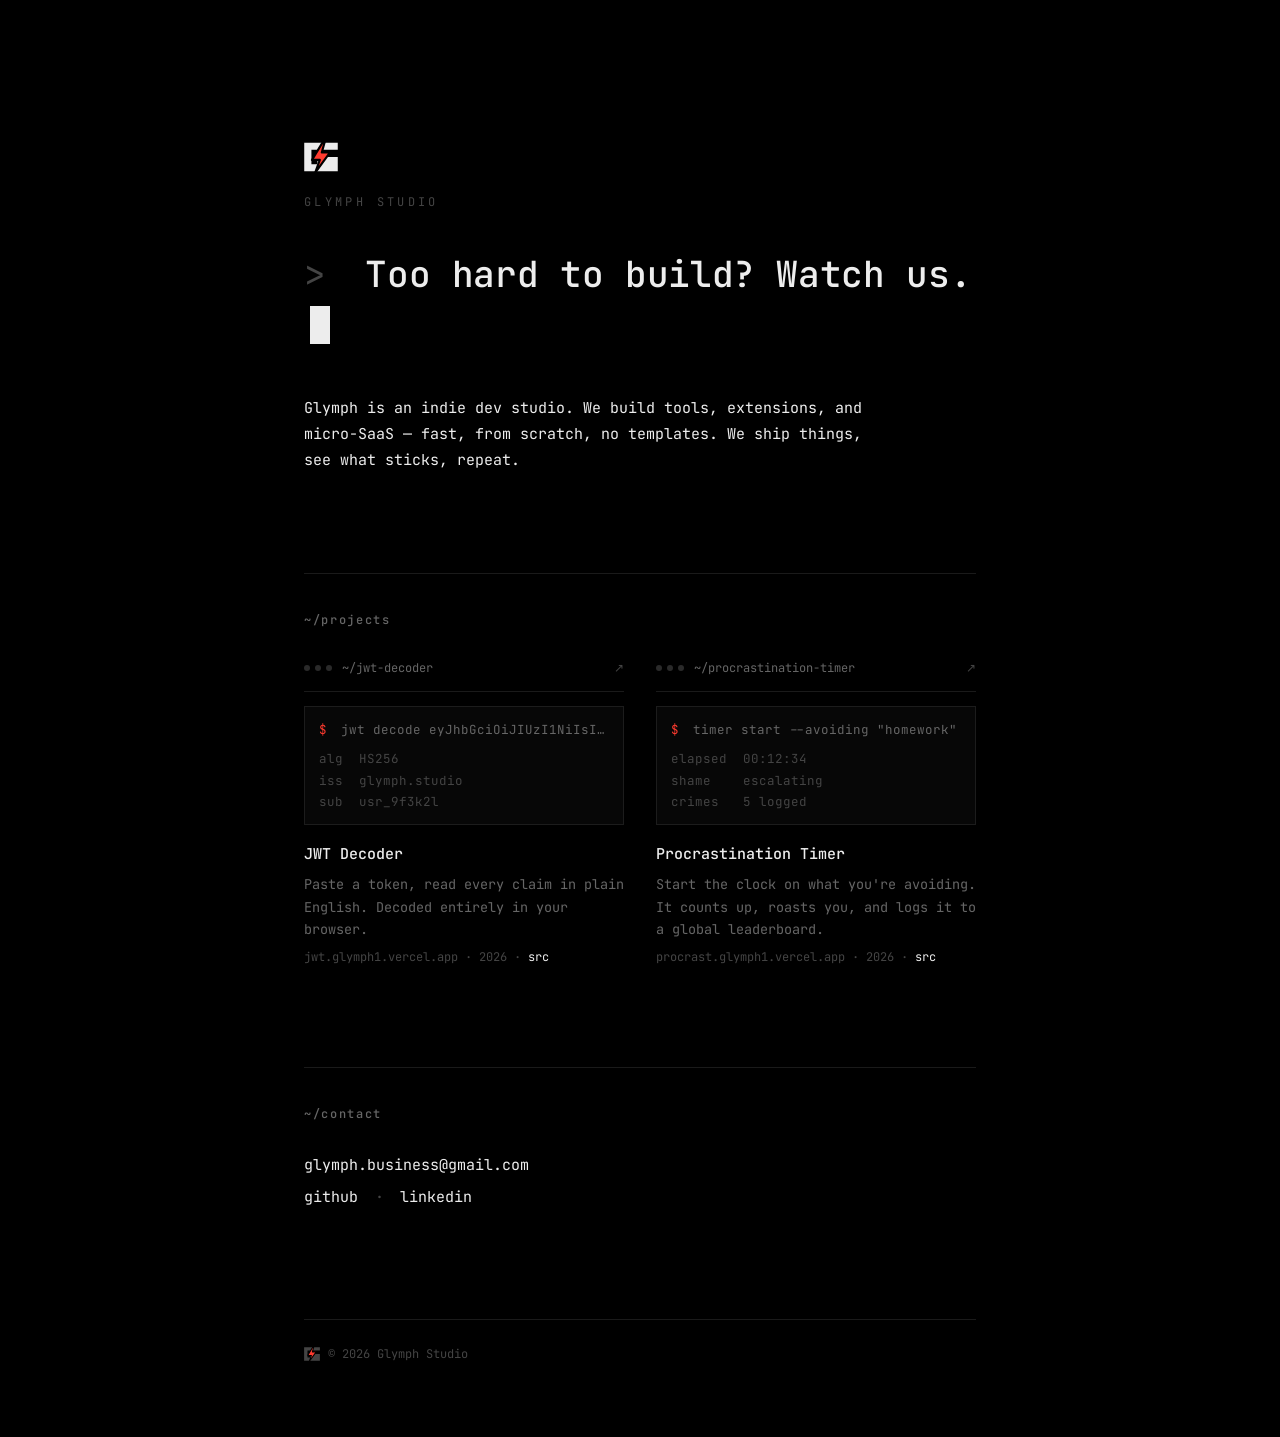
<file: index.html>
<!DOCTYPE html>
<html lang="en">
<head>
<meta charset="UTF-8" />
<meta name="viewport" content="width=device-width, initial-scale=1" />
<title>Glymph Studio</title>
<meta name="description" content="Glymph is an indie dev studio. We build tools, extensions, and micro-SaaS — fast, from scratch, no templates." />
<meta name="color-scheme" content="dark" />
<meta name="theme-color" content="#000000" />

<meta property="og:type" content="website" />
<meta property="og:url" content="https://glymph.vercel.app" />
<meta property="og:title" content="Glymph Studio — Too hard to build? Watch us." />
<meta property="og:description" content="Glymph is an indie dev studio. We build tools, extensions, and micro-SaaS — fast, from scratch, no templates." />

<link rel="icon" href="logo/favicon.svg" type="image/svg+xml" />
<link rel="icon" href="logo/favicon-32.png" sizes="32x32" />
<link rel="apple-touch-icon" href="logo/favicon-180.png" />

<link rel="preload" href="fonts/JetBrainsMono-400-latin.woff2" as="font" type="font/woff2" crossorigin />
<link rel="stylesheet" href="fonts/fonts.css" />
<link rel="stylesheet" href="styles.css" />
</head>

<body>
<main>

  <!-- ───────────────────────────── hero ───────────────────────────── -->
  <header class="hero">
    <svg class="mark" viewBox="30 29 140 142" aria-hidden="true"><path fill-rule="nonzero" d="M30 40H170V70H30Z M30 40H60V160H30Z M30 130H170V160H30Z M140 100H170V160H140Z M85 100H155V130H85Z" fill="currentColor"/><path d="M109.8 33.6 62.3 112.3H95.1L75.4 166.4 137.7 81.1H103.3L116.4 33.6Z" fill="#FF3B2F" stroke="#000000" stroke-width="9" stroke-linejoin="round"/></svg>
    <p class="wordmark">GLYMPH STUDIO</p>
    <h1 class="tagline">
      <span class="prompt">&gt;</span> Too hard to build? Watch us.<span class="caret" aria-hidden="true"></span>
    </h1>
  </header>

  <!-- ───────────────────────────── about ──────────────────────────── -->
  <section class="about">
    <p>
      Glymph is an indie dev studio. We build tools, extensions, and micro-SaaS —
      fast, from scratch, no templates. We ship things, see what sticks, repeat.
    </p>
  </section>

  <!-- ──────────────────────────── projects ────────────────────────── -->
  <section class="section" id="projects">
    <h2 class="label">~/projects</h2>

    <div class="projects-grid">

      <article class="project" data-tilt>
        <div class="project__card">

          <div class="project__bar">
            <span class="dots" aria-hidden="true"><i></i><i></i><i></i></span>
            <span class="project__path">~/jwt-decoder</span>
            <span class="project__go" aria-hidden="true">↗</span>
          </div>

          <div class="project__screen" aria-hidden="true">
            <p class="cmd"><span class="cmd__prompt">$</span> jwt decode eyJhbGciOiJIUzI1NiIsInR5cCI6…</p>
            <pre class="out">alg  HS256
iss  glymph.studio
sub  usr_9f3k2l</pre>
          </div>

          <div class="project__body">
            <h3><a class="project__title" href="https://jwt.glymph1.vercel.app/" target="_blank" rel="noopener">JWT Decoder</a></h3>
            <p>Paste a token, read every claim in plain English. Decoded entirely in your browser.</p>
            <p class="meta">jwt.glymph1.vercel.app · 2026 · <a class="project__src" href="https://github.com/Glymph-Studio/jwt" target="_blank" rel="noopener">src</a></p>
          </div>

        </div>
      </article>

      <article class="project" data-tilt>
        <div class="project__card">

          <div class="project__bar">
            <span class="dots" aria-hidden="true"><i></i><i></i><i></i></span>
            <span class="project__path">~/procrastination-timer</span>
            <span class="project__go" aria-hidden="true">↗</span>
          </div>

          <div class="project__screen" aria-hidden="true">
            <p class="cmd"><span class="cmd__prompt">$</span> timer start --avoiding "homework"</p>
            <pre class="out">elapsed  00:12:34
shame    escalating
crimes   5 logged</pre>
          </div>

          <div class="project__body">
            <h3><a class="project__title" href="https://procrast.glymph1.vercel.app/" target="_blank" rel="noopener">Procrastination Timer</a></h3>
            <p>Start the clock on what you're avoiding. It counts up, roasts you, and logs it to a global leaderboard.</p>
            <p class="meta">procrast.glymph1.vercel.app · 2026 · <a class="project__src" href="https://github.com/Glymph-Studio/procrastination-timer" target="_blank" rel="noopener">src</a></p>
          </div>

        </div>
      </article>

    </div>

    <!--
      ADD ANOTHER PROJECT — copy an <article class="project"> block above and swap:
        .project__path   window title
        .cmd / .out      a real sample of its output
        .project__title  name + live url   (stretches over the whole card)
        p                one line
        .meta            "host · year · src"
        .project__src    repo url          (sits above the stretched link)

      The 3D tilt is automatic — any card with [data-tilt] picks it up.
    -->
  </section>

  <!-- ──────────────────────────── contact ─────────────────────────── -->
  <section class="section" id="contact">
    <h2 class="label">~/contact</h2>
    <ul class="contact">
      <li><a href="mailto:glymph.business@gmail.com">glymph.business@gmail.com</a></li>
      <li>
        <a href="https://github.com/Glymph-Studio" target="_blank" rel="noopener">github</a>
        <span class="sep">·</span>
        <a href="https://www.linkedin.com/company/glymph-studio/" target="_blank" rel="noopener">linkedin</a>
      </li>
    </ul>
  </section>

  <footer class="foot">
    <p><svg class="mark mark--sm" viewBox="30 29 140 142" aria-hidden="true"><path fill-rule="nonzero" d="M30 40H170V70H30Z M30 40H60V160H30Z M30 130H170V160H30Z M140 100H170V160H140Z M85 100H155V130H85Z" fill="currentColor"/><path d="M109.8 33.6 62.3 112.3H95.1L75.4 166.4 137.7 81.1H103.3L116.4 33.6Z" fill="#FF3B2F" stroke="#000000" stroke-width="9" stroke-linejoin="round"/></svg> © 2026 Glymph Studio</p>
  </footer>

</main>

<script src="main.js" defer></script>
</body>
</html>
</file>
<file: fonts/fonts.css>
/* Glymph Studio — JetBrains Mono, self-hosted (OFL). No network needed. */

@font-face {
  font-family: 'JetBrains Mono';
  font-style: normal;
  font-weight: 400;
  font-display: swap;
  src: url(./JetBrainsMono-400-latin-ext.woff2) format('woff2');
  unicode-range: U+0100-02BA, U+02BD-02C5, U+02C7-02CC, U+02CE-02D7, U+02DD-02FF, U+0304, U+0308, U+0329, U+1D00-1DBF, U+1E00-1E9F, U+1EF2-1EFF, U+2020, U+20A0-20AB, U+20AD-20C0, U+2113, U+2C60-2C7F, U+A720-A7FF;
}

@font-face {
  font-family: 'JetBrains Mono';
  font-style: normal;
  font-weight: 400;
  font-display: swap;
  src: url(./JetBrainsMono-400-latin.woff2) format('woff2');
  unicode-range: U+0000-00FF, U+0131, U+0152-0153, U+02BB-02BC, U+02C6, U+02DA, U+02DC, U+0304, U+0308, U+0329, U+2000-206F, U+20AC, U+2122, U+2191, U+2193, U+2212, U+2215, U+FEFF, U+FFFD;
}

@font-face {
  font-family: 'JetBrains Mono';
  font-style: normal;
  font-weight: 500;
  font-display: swap;
  src: url(./JetBrainsMono-400-latin-ext.woff2) format('woff2');
  unicode-range: U+0100-02BA, U+02BD-02C5, U+02C7-02CC, U+02CE-02D7, U+02DD-02FF, U+0304, U+0308, U+0329, U+1D00-1DBF, U+1E00-1E9F, U+1EF2-1EFF, U+2020, U+20A0-20AB, U+20AD-20C0, U+2113, U+2C60-2C7F, U+A720-A7FF;
}

@font-face {
  font-family: 'JetBrains Mono';
  font-style: normal;
  font-weight: 500;
  font-display: swap;
  src: url(./JetBrainsMono-400-latin.woff2) format('woff2');
  unicode-range: U+0000-00FF, U+0131, U+0152-0153, U+02BB-02BC, U+02C6, U+02DA, U+02DC, U+0304, U+0308, U+0329, U+2000-206F, U+20AC, U+2122, U+2191, U+2193, U+2212, U+2215, U+FEFF, U+FFFD;
}
</file>
<file: styles.css>
/* ============================================================
   GLYMPH STUDIO
   monochrome · monospace · left-aligned · no animation but one caret
   ============================================================ */

:root{
  --bg:#000;          /* pure black        */
  --fg:#ededed;       /* primary text      */
  --dim:#666;         /* secondary text    */
  --faint:#444;       /* labels, footers   */
  --line:#1a1a1a;     /* hairline dividers */
  --accent:#FF3B2F;   /* the bolt — used once per card, nothing else */

  --mono:'JetBrains Mono', ui-monospace, SFMono-Regular, Menlo, Consolas, monospace;

  --w:720px;          /* column width      */
  --pad:24px;
}

*,*::before,*::after{box-sizing:border-box}
html{-webkit-text-size-adjust:100%}

body{
  margin:0;
  background:var(--bg);
  color:var(--fg);
  font-family:var(--mono);
  font-size:15px;
  font-weight:400;
  line-height:1.75;
  -webkit-font-smoothing:antialiased;
  -moz-osx-font-smoothing:grayscale;
  text-rendering:optimizeLegibility;
}

main{
  max-width:var(--w);
  margin:0 auto;
  padding:clamp(72px,16vh,140px) var(--pad) 0;
  text-align:left;
}

p,h1,h2,h3,ul{margin:0}
ul{list-style:none;padding:0}

a{
  color:var(--fg);
  text-decoration:none;
  border-bottom:1px solid transparent;
  transition:border-color .15s linear;
}
a:hover{border-bottom-color:var(--fg)}
a:focus-visible{outline:1px solid var(--fg);outline-offset:4px}

::selection{background:var(--fg);color:var(--bg)}

/* scrollbar ---------------------------------------------------------- */
::-webkit-scrollbar{width:10px}
::-webkit-scrollbar-track{background:var(--bg)}
::-webkit-scrollbar-thumb{background:#1c1c1c}
::-webkit-scrollbar-thumb:hover{background:#2a2a2a}

/* ── logo mark ────────────────────────────────────────────────────── */
.mark{width:34px;height:34px;display:block;color:var(--fg);margin-bottom:18px}
.mark--sm{width:16px;height:16px;margin:0;flex:none;color:var(--faint)}

/* ── hero ─────────────────────────────────────────────────────────── */
.wordmark{
  font-size:12px;
  letter-spacing:.28em;
  color:var(--faint);
  margin-bottom:clamp(24px,4vh,40px);
}

.tagline{
  font-size:clamp(1.35rem,4.4vw,2.25rem);
  font-weight:500;
  line-height:1.4;
  letter-spacing:-.01em;
  margin:0;
}
.prompt{color:var(--faint);margin-right:.5em;font-weight:400}

/* the only animation on the page */
.caret{
  display:inline-block;
  width:.55em;
  height:1.05em;
  margin-left:.18em;
  background:var(--fg);
  vertical-align:-.18em;
  animation:blink 1.1s step-end infinite;
}
@keyframes blink{0%,100%{opacity:1}50%{opacity:0}}
@media (prefers-reduced-motion:reduce){.caret{animation:none}}

/* ── about ────────────────────────────────────────────────────────── */
.about{
  margin-top:clamp(36px,5vh,56px);
}
.about p{
  max-width:62ch;
  color:var(--fg);
}

/* ── sections ─────────────────────────────────────────────────────── */
.section{
  margin-top:clamp(64px,11vh,112px);
  padding-top:clamp(28px,4vh,40px);
  border-top:1px solid var(--line);
}

.label{
  font-size:12px;
  font-weight:500;
  letter-spacing:.14em;
  color:var(--dim);
  margin-bottom:clamp(18px,3vh,28px);
}

/* ── projects ─────────────────────────────────────────────────────── */
.empty{color:var(--dim);font-size:14px}

.projects-grid{
  display:grid;
  grid-template-columns:repeat(auto-fill,minmax(280px,1fr));
  gap:32px;
}

/* perspective lives on the wrapper so the card can rotate inside it */
.project{perspective:900px}

.project__link{
  display:block;
  height:100%;
  border:1px solid #262626;
  padding:14px 16px 18px;
  transform-style:preserve-3d;
  transition:transform .3s cubic-bezier(.2,.9,.25,1), border-color .2s linear;
}
.project__link:hover{border-color:#3d3d3d}
.project__link:focus-visible{outline:1px solid var(--fg);outline-offset:4px}

/* window bar */
.project__bar{
  display:flex;align-items:center;gap:10px;
  padding-bottom:12px;margin-bottom:14px;
  border-bottom:1px solid var(--line);
  font-size:12px;
}
.dots{display:flex;gap:5px;flex:none}
.dots i{width:6px;height:6px;background:#2a2a2a;border-radius:50%;display:block}
.project__path{flex:1;color:var(--dim)}
.project__go{color:var(--faint);transition:color .2s linear}
.project__link:hover .project__go{color:var(--fg)}

/* the "screen" inside the window */
.project__screen{
  background:#070707;
  border:1px solid #1c1c1c;
  padding:12px 14px;
  overflow:hidden;
}
.cmd{
  font-size:12.5px;
  color:var(--dim);
  white-space:nowrap;
  overflow:hidden;
  text-overflow:ellipsis;
  margin-bottom:8px;
}
.cmd__prompt{color:var(--accent);margin-right:.5em}
.out{
  margin:0;
  font-family:inherit;
  font-size:12.5px;
  line-height:1.7;
  color:var(--faint);
  white-space:pre;
}

/* text under the screen */
.project__body{margin-top:16px}
.project__body h3{font-size:15px;font-weight:500;color:var(--fg)}
.project__body p{color:var(--dim);font-size:13.5px;margin-top:6px;line-height:1.65}
.project__body .meta{color:var(--faint);font-size:12px;margin-top:8px}

/* layers sit at different depths, so tilting shows real parallax */
.project__bar,.project__screen,.project__body{
  transition:transform .3s cubic-bezier(.2,.9,.25,1);
}
.project__link:hover .project__bar{transform:translateZ(10px)}
.project__link:hover .project__screen{transform:translateZ(20px)}
.project__link:hover .project__body{transform:translateZ(30px)}

@media (prefers-reduced-motion:reduce){
  .project__link,.project__bar,.project__screen,.project__body{transition:none}
  .project__link:hover .project__bar,
  .project__link:hover .project__screen,
  .project__link:hover .project__body{transform:none}
}

/* ── contact ──────────────────────────────────────────────────────── */
.contact li{font-size:15px}
.contact li + li{margin-top:6px}
.sep{color:var(--faint);margin:0 .5em}

/* ── footer ───────────────────────────────────────────────────────── */
.foot p{display:flex;align-items:center;gap:8px}
.foot{
  margin-top:clamp(72px,12vh,120px);
  padding:24px 0 clamp(40px,8vh,72px);
  border-top:1px solid var(--line);
  color:var(--faint);
  font-size:12px;
}

/* ── small screens ────────────────────────────────────────────────── */
@media (max-width:520px){
  body{font-size:14.5px}
  .tagline{line-height:1.45}
}
</file>
